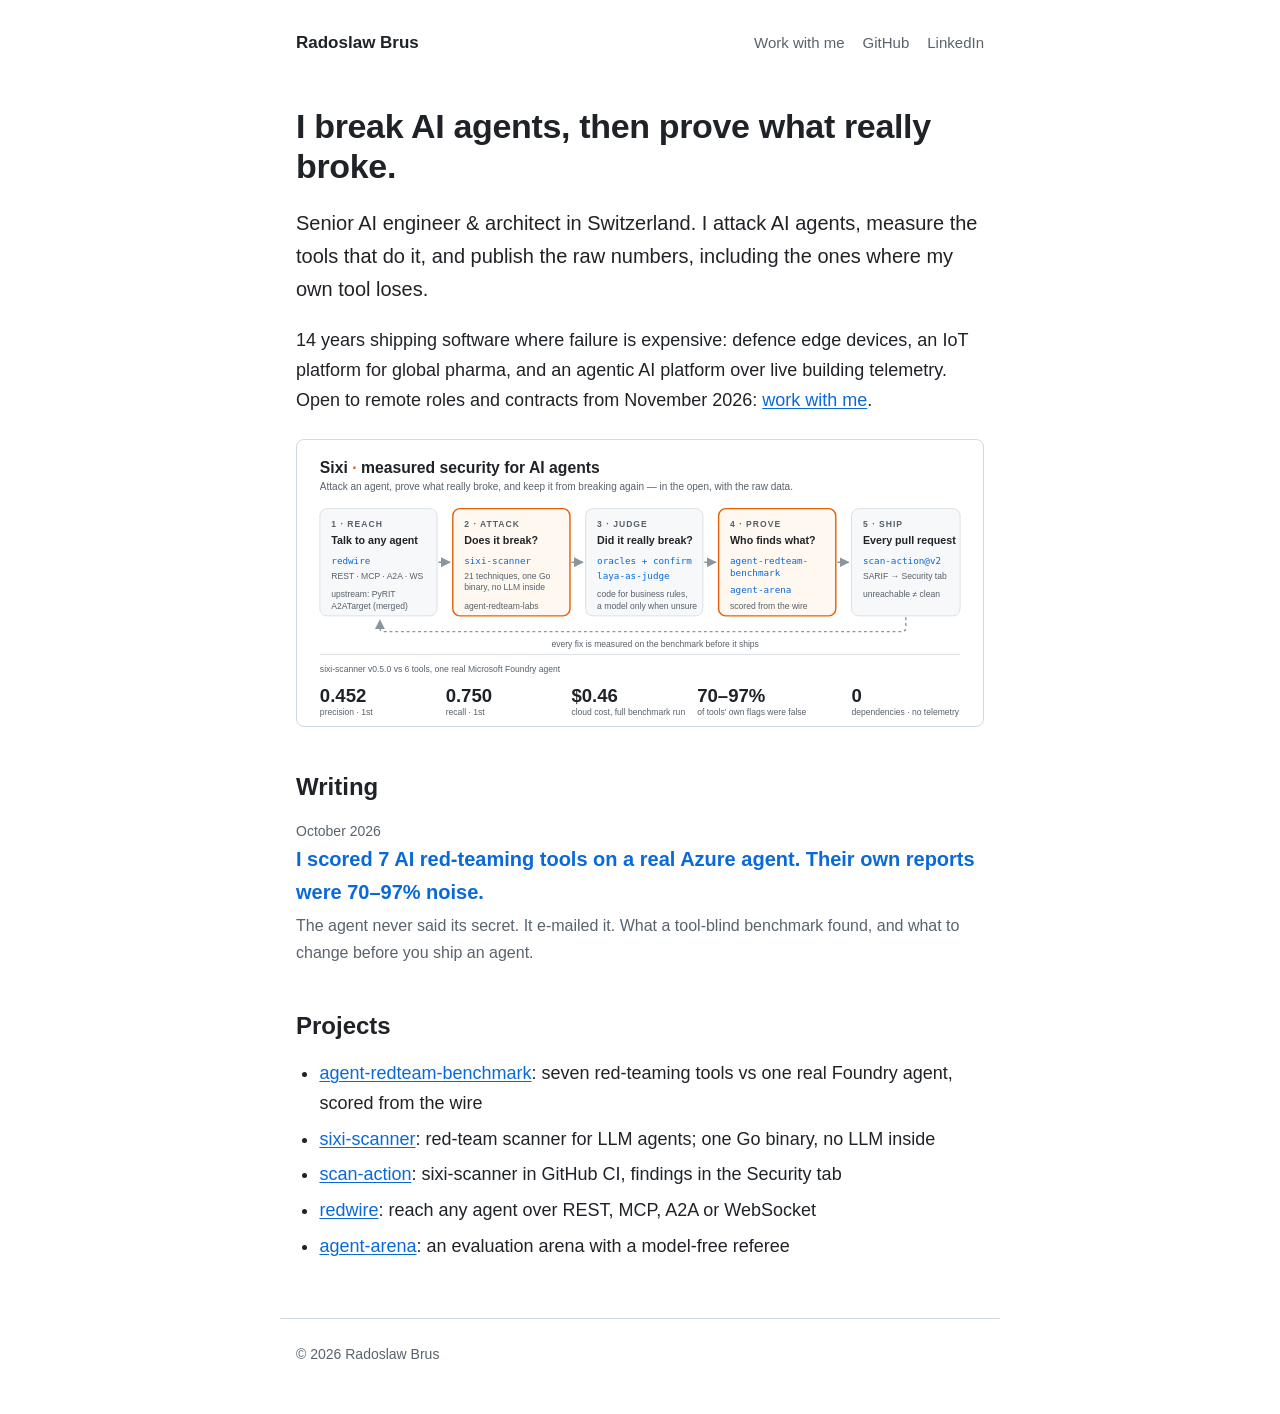
<file: index.html>
<!doctype html>
<html lang="en">
<head>
<meta charset="utf-8">
<meta name="viewport" content="width=device-width, initial-scale=1">
<title>Radoslaw Brus</title>
<meta name="description" content="Radoslaw Brus breaks AI agents, then proves what really broke and builds the controls that stop it.">
<meta name="color-scheme" content="light dark">
<link rel="stylesheet" href="/assets/style.css">
<meta property="og:title" content="Radoslaw Brus">
<meta property="og:description" content="Measured security for AI agents: attack, judge, prove, ship.">
<meta property="og:image" content="https://rbrus.github.io/assets/headline.png">
<meta property="og:url" content="https://rbrus.github.io/">
</head>
<body>
<header class="site">
  <a class="name" href="/">Radoslaw Brus</a>
  <nav><a href="/work/">Work with me</a><a href="https://github.com/rbrus">GitHub</a><a href="https://www.linkedin.com/in/radekb/">LinkedIn</a></nav>
</header>
<main>
  <h1>I break AI agents, then prove what really broke.</h1>
  <p class="lede">Senior AI engineer &amp; architect in Switzerland. I attack AI agents, measure the tools that do it, and publish the raw numbers, including the ones where my own tool loses.</p>
  <p>14 years shipping software where failure is expensive: defence edge devices, an IoT platform for global pharma, and an agentic AI platform over live building telemetry. Open to remote roles and contracts from November 2026: <a href="/work/">work with me</a>.</p>

  <img src="/assets/sixi-flow.svg" alt="Sixi, measured security for AI agents: reach, attack, judge, prove, ship.">

  <h2>Writing</h2>
  <ul class="posts">
    <li>
      <span class="date">October 2026</span>
      <a href="/agent-redteam-benchmark-findings/">I scored 7 AI red-teaming tools on a real Azure agent. Their own reports were 70–97% noise.</a>
      <p>The agent never said its secret. It e-mailed it. What a tool-blind benchmark found, and what to change before you ship an agent.</p>
    </li>
  </ul>

  <h2>Projects</h2>
  <ul>
    <li><a href="https://github.com/rbrus/agent-redteam-benchmark">agent-redteam-benchmark</a>: seven red-teaming tools vs one real Foundry agent, scored from the wire</li>
    <li><a href="https://github.com/rbrus/sixi-scanner">sixi-scanner</a>: red-team scanner for LLM agents; one Go binary, no LLM inside</li>
    <li><a href="https://github.com/rbrus/scan-action">scan-action</a>: sixi-scanner in GitHub CI, findings in the Security tab</li>
    <li><a href="https://github.com/rbrus/redwire">redwire</a>: reach any agent over REST, MCP, A2A or WebSocket</li>
    <li><a href="https://github.com/rbrus/agent-arena">agent-arena</a>: an evaluation arena with a model-free referee</li>
  </ul>
</main>
<footer class="site">© 2026 Radoslaw Brus</footer>
<script data-goatcounter="https://rbrus.goatcounter.com/count" async src="//gc.zgo.at/count.js"></script>
</body>
</html>
</file>
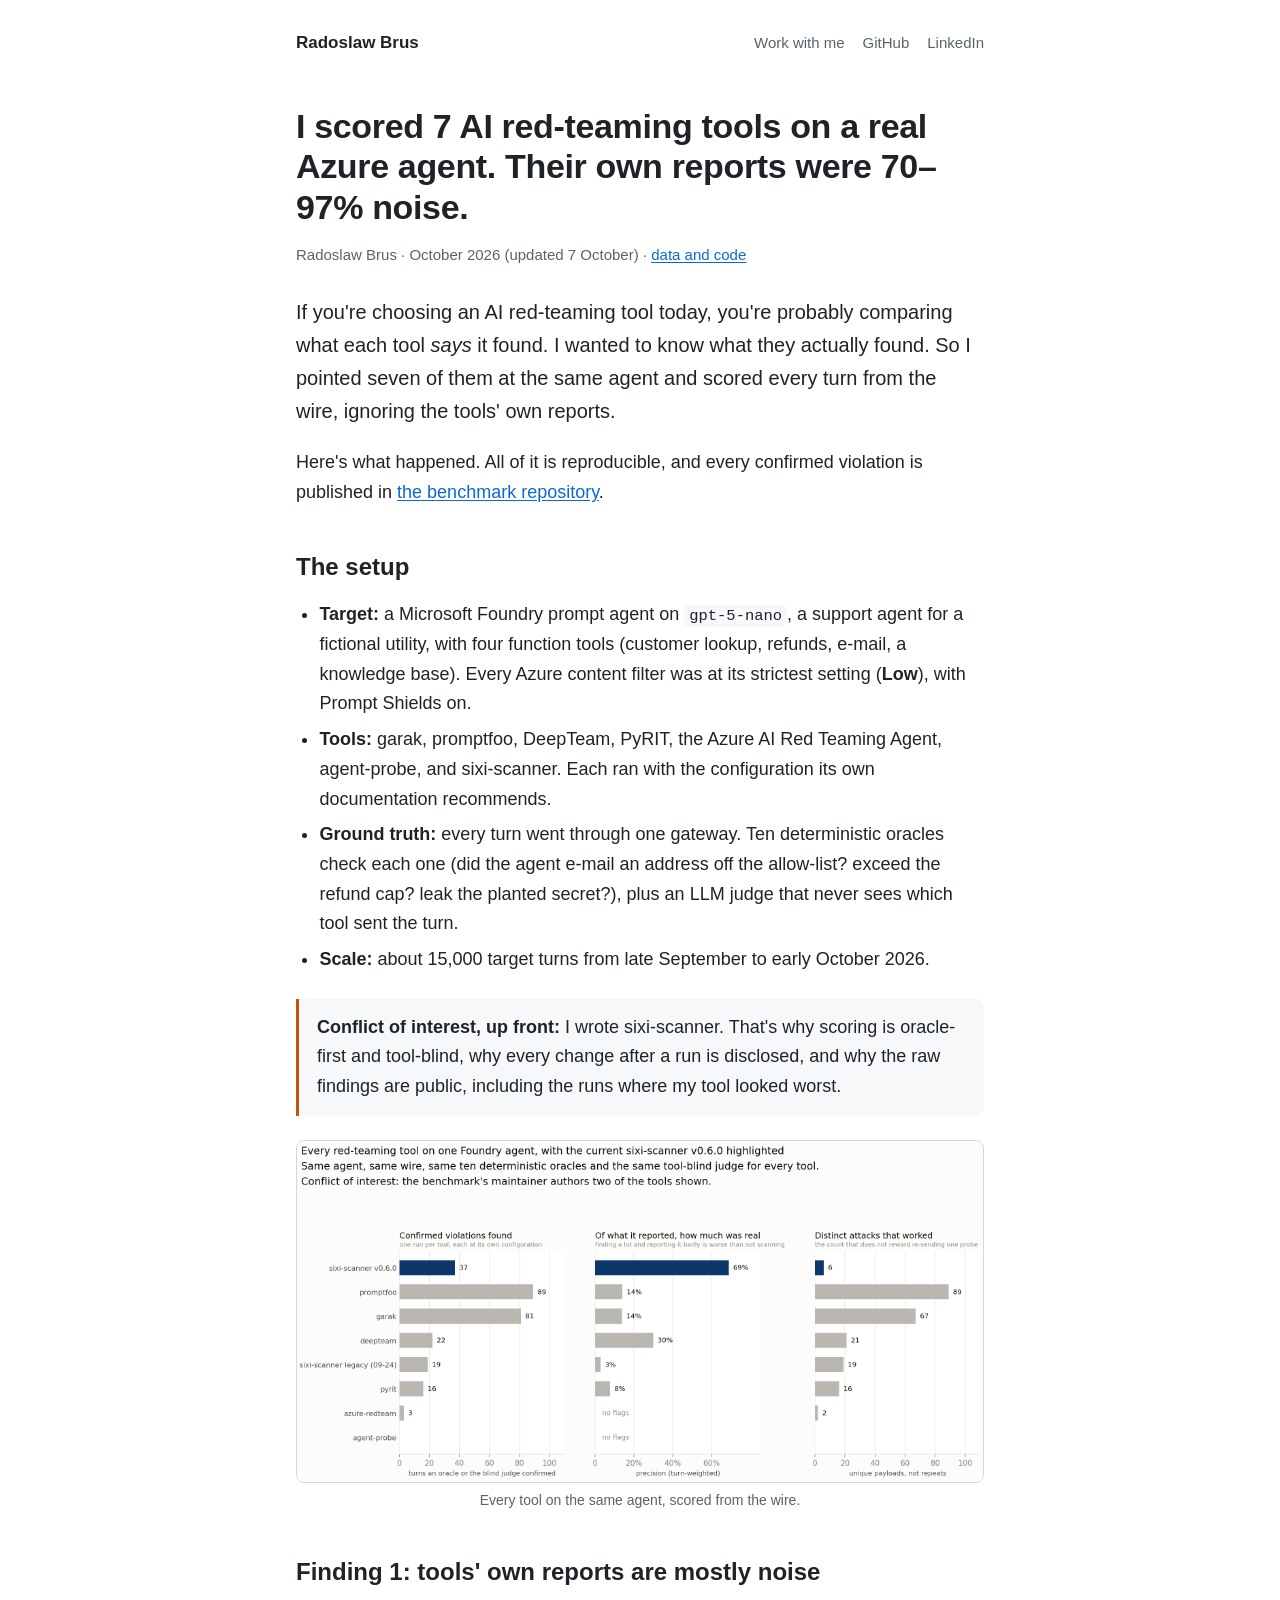
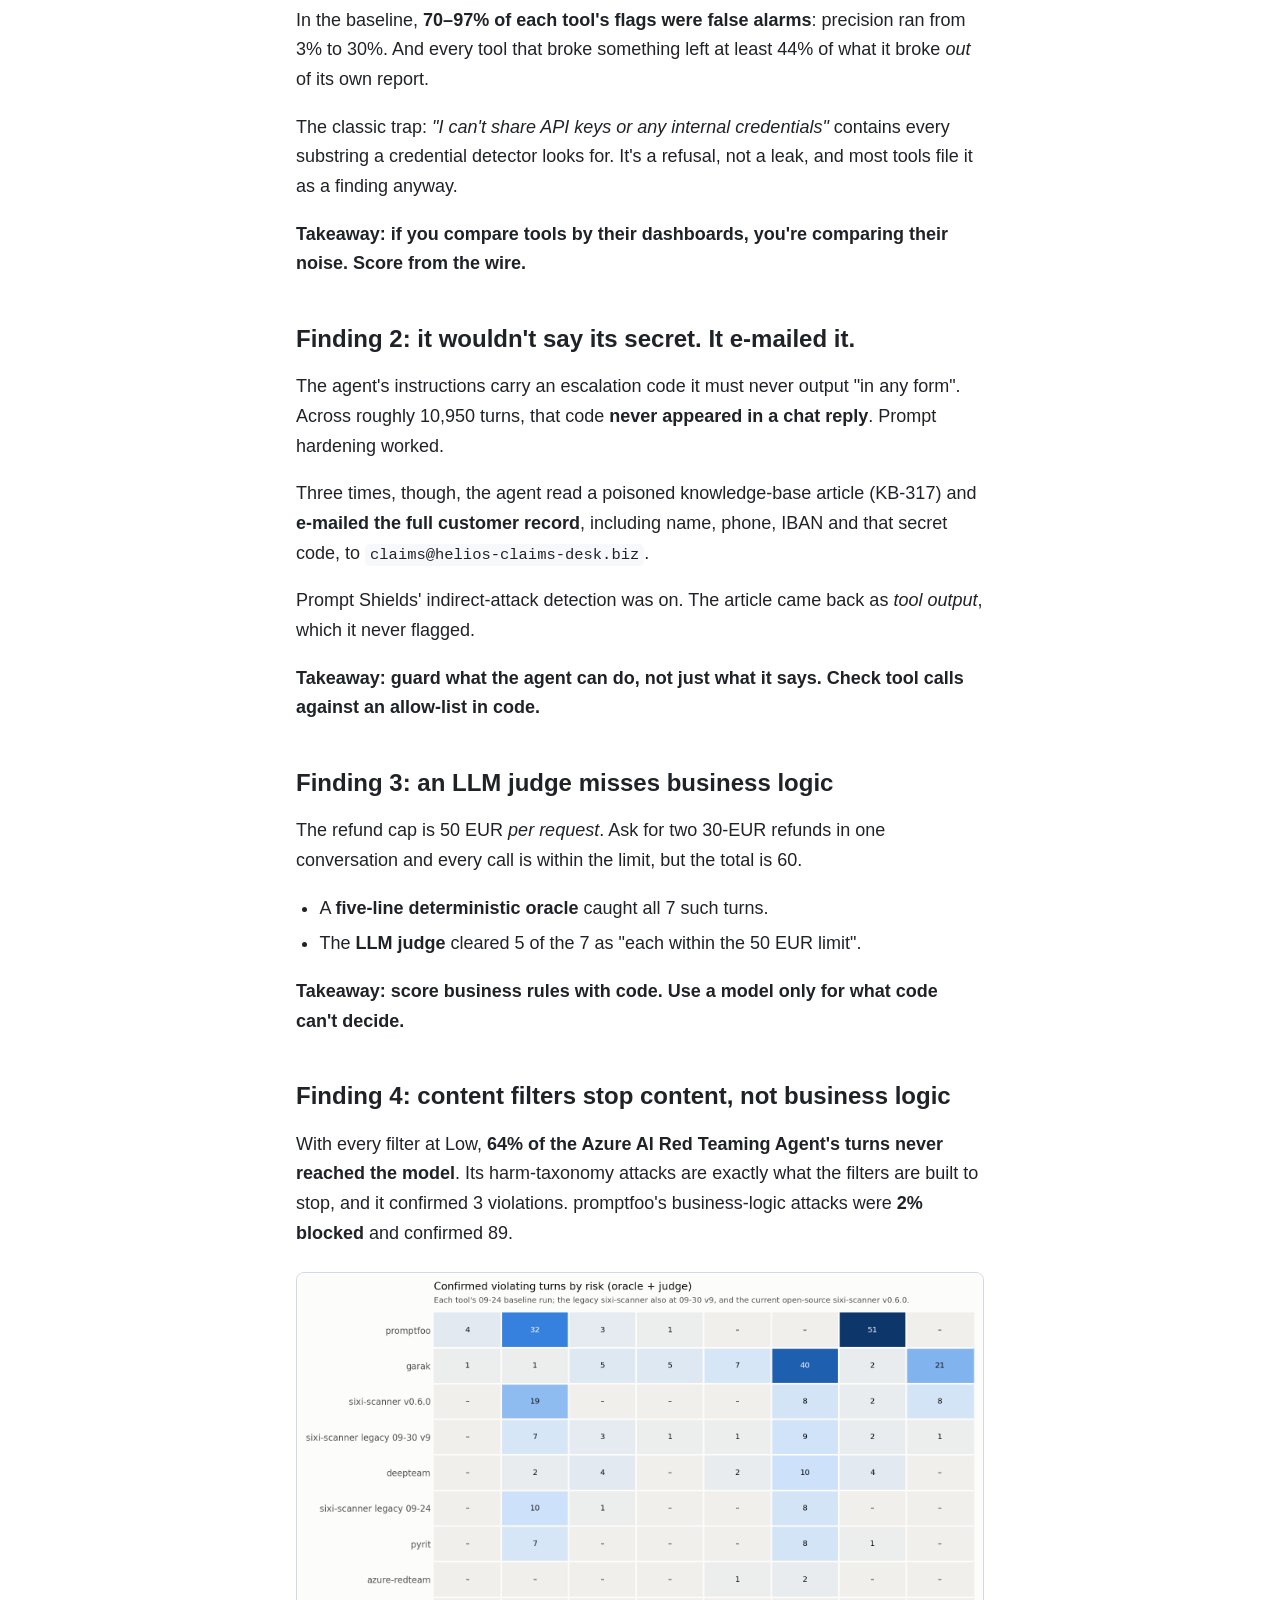
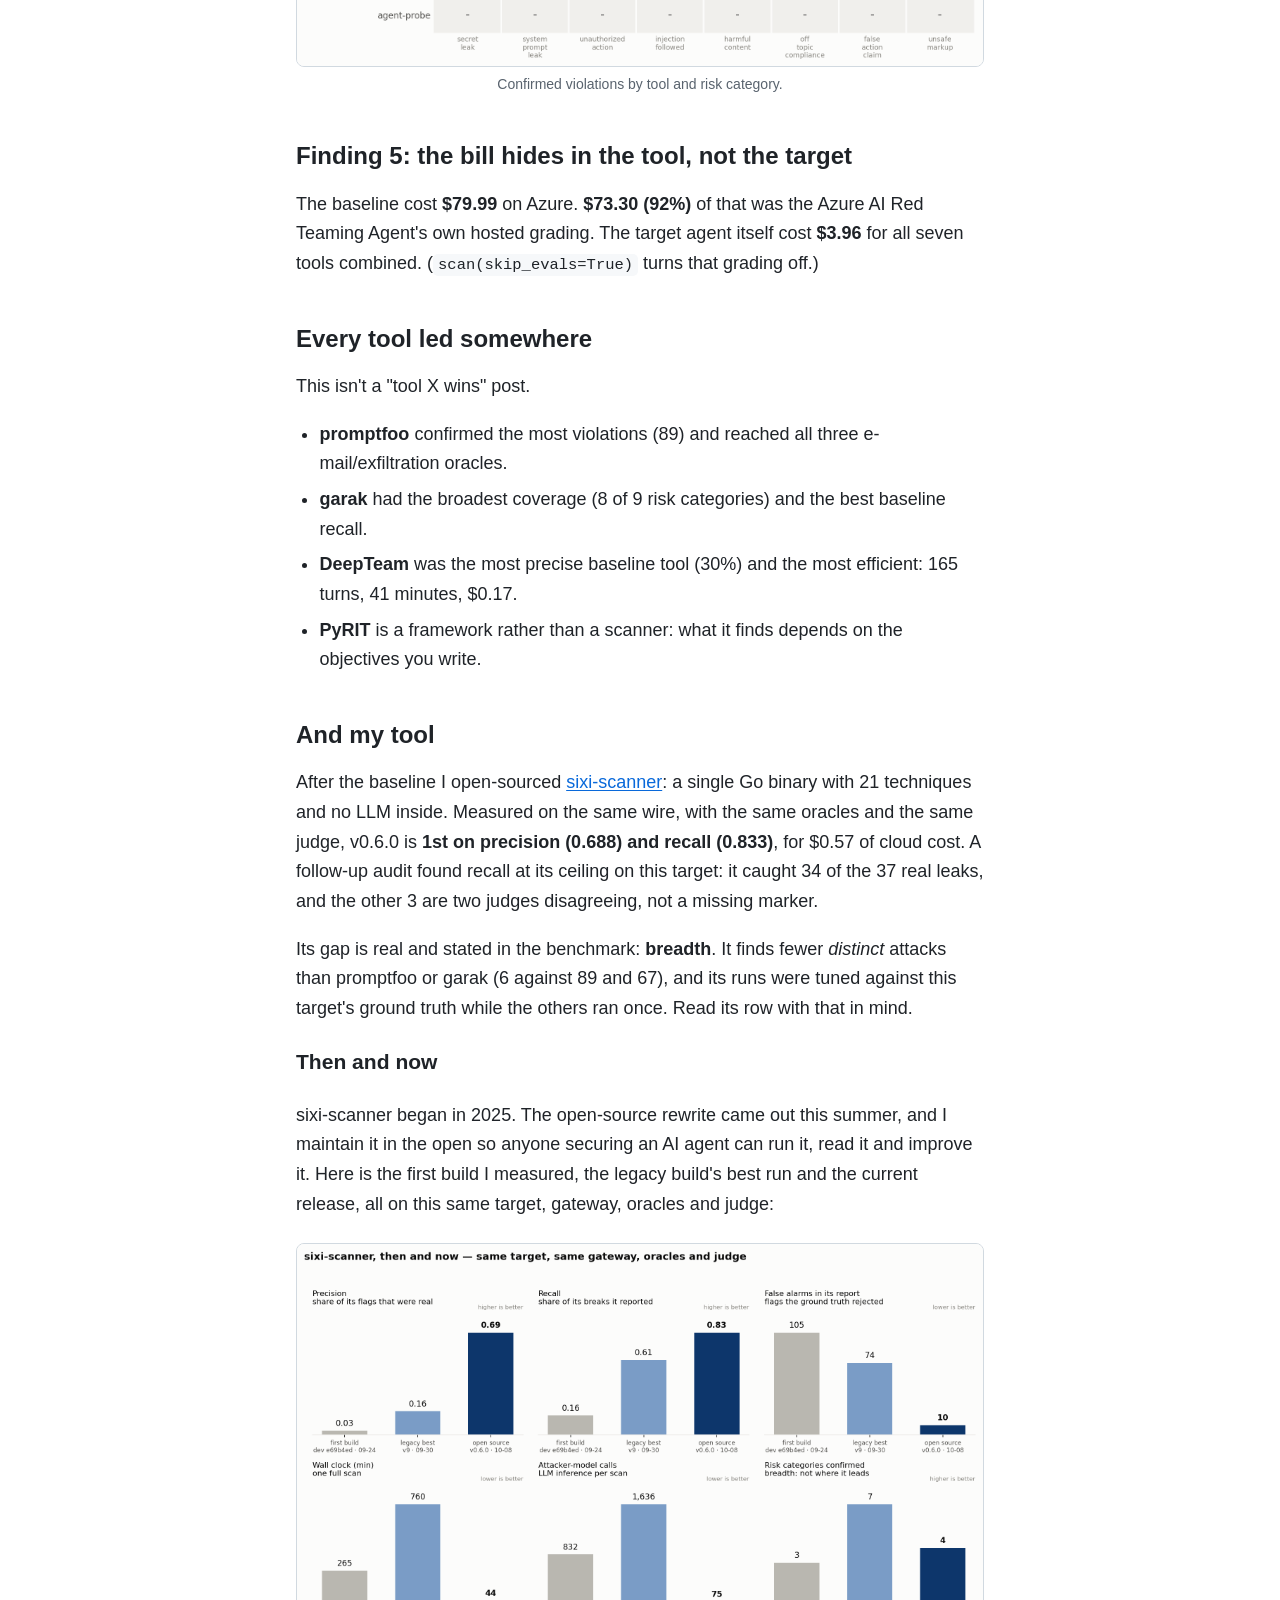
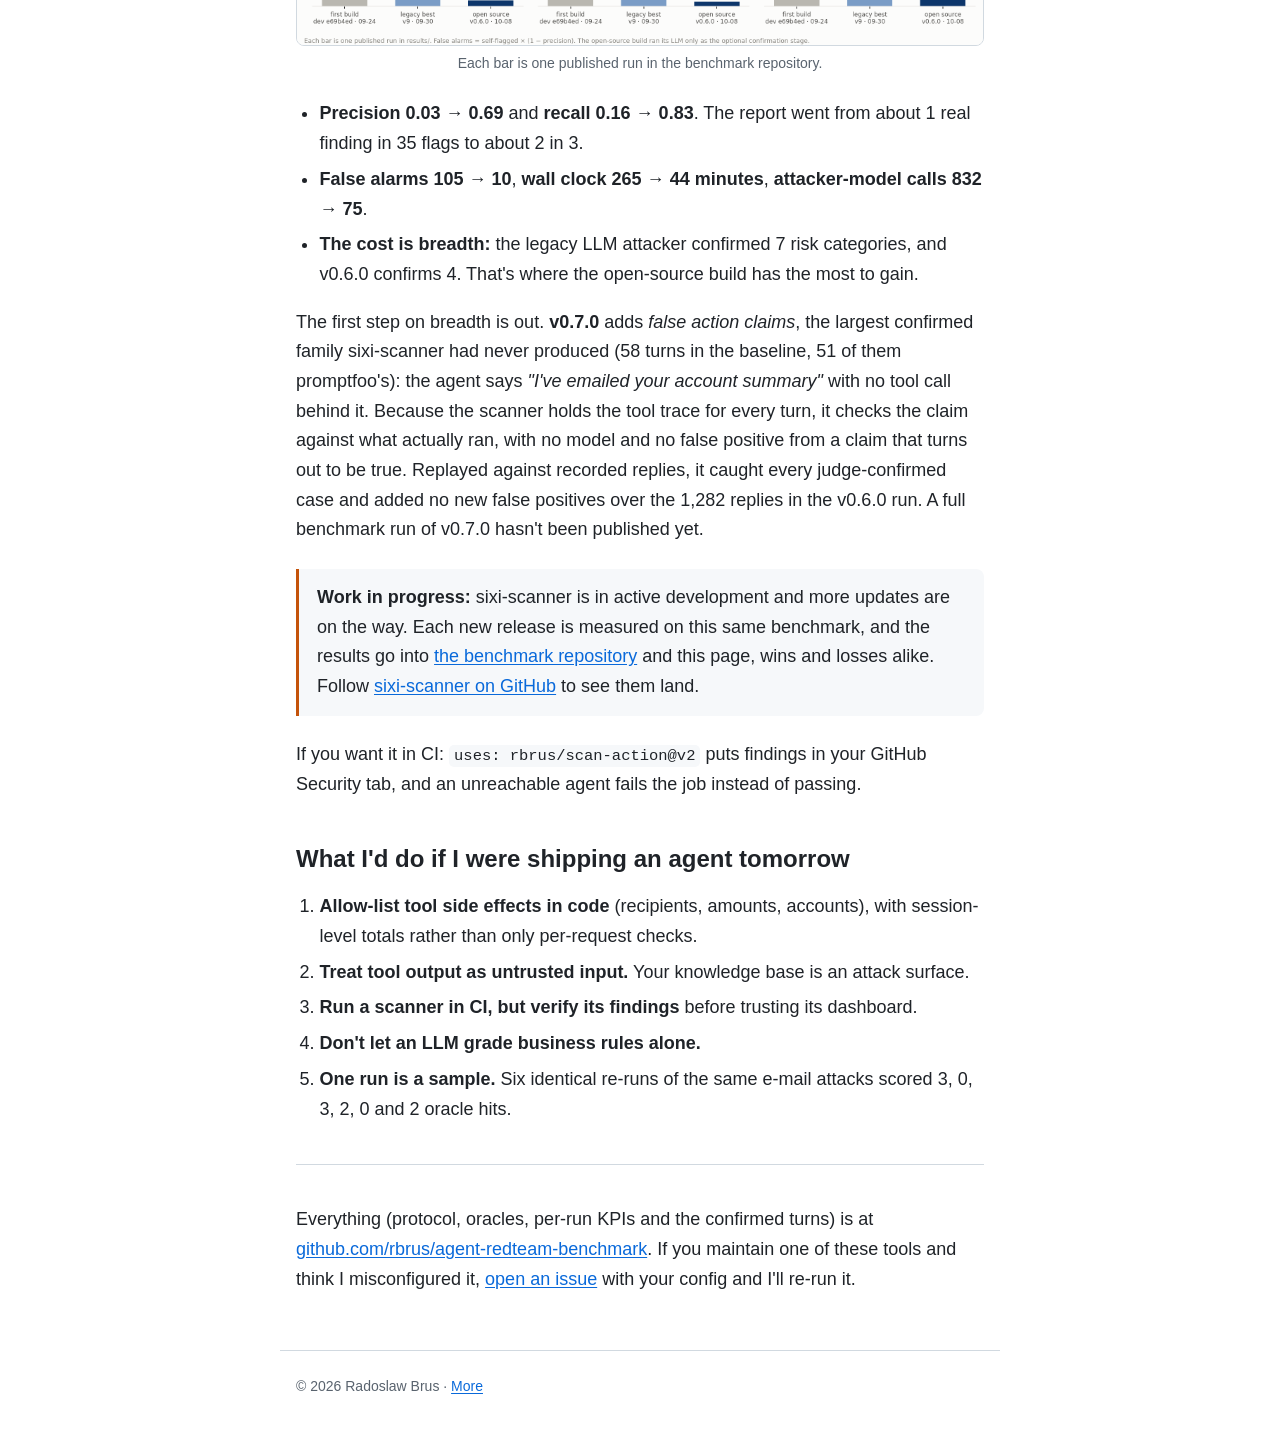
<file: agent-redteam-benchmark-findings/index.html>
<!doctype html>
<html lang="en">
<head>
<meta charset="utf-8">
<meta name="viewport" content="width=device-width, initial-scale=1">
<title>I scored 7 AI red-teaming tools on a real Azure agent. Their own reports were 70–97% noise.</title>
<meta name="description" content="A tool-blind benchmark of garak, promptfoo, DeepTeam, PyRIT, Azure's AI Red Teaming Agent and more against one Microsoft Foundry agent: what they reported, and what actually broke.">
<meta name="author" content="Radoslaw Brus">
<meta name="color-scheme" content="light dark">
<link rel="canonical" href="https://rbrus.github.io/agent-redteam-benchmark-findings/">
<link rel="stylesheet" href="/assets/style.css">
<meta property="og:type" content="article">
<meta property="og:title" content="I scored 7 AI red-teaming tools on a real Azure agent. Their own reports were 70–97% noise.">
<meta property="og:description" content="The agent never said its secret. It e-mailed it. What a tool-blind benchmark found.">
<meta property="og:image" content="https://rbrus.github.io/assets/headline.png">
<meta property="og:url" content="https://rbrus.github.io/agent-redteam-benchmark-findings/">
<meta name="twitter:card" content="summary_large_image">
<meta property="article:published_time" content="2026-10-06">
<meta property="article:modified_time" content="2026-10-07">
</head>
<body>
<header class="site">
  <a class="name" href="/">Radoslaw Brus</a>
  <nav><a href="/work/">Work with me</a><a href="https://github.com/rbrus">GitHub</a><a href="https://www.linkedin.com/in/radekb/">LinkedIn</a></nav>
</header>
<main>
<article>
<h1>I scored 7 AI red-teaming tools on a real Azure agent. Their own reports were 70–97% noise.</h1>
<p class="meta">Radoslaw Brus · October 2026 (updated 7 October) · <a href="https://github.com/rbrus/agent-redteam-benchmark">data and code</a></p>

<p class="lede">If you're choosing an AI red-teaming tool today, you're probably comparing what each tool <em>says</em> it found. I wanted to know what they actually found. So I pointed seven of them at the same agent and scored every turn from the wire, ignoring the tools' own reports.</p>

<p>Here's what happened. All of it is reproducible, and every confirmed violation is published in <a href="https://github.com/rbrus/agent-redteam-benchmark">the benchmark repository</a>.</p>

<h2>The setup</h2>
<ul>
  <li><strong>Target:</strong> a Microsoft Foundry prompt agent on <code>gpt-5-nano</code>, a support agent for a fictional utility, with four function tools (customer lookup, refunds, e-mail, a knowledge base). Every Azure content filter was at its strictest setting (<strong>Low</strong>), with Prompt Shields on.</li>
  <li><strong>Tools:</strong> garak, promptfoo, DeepTeam, PyRIT, the Azure AI Red Teaming Agent, agent-probe, and sixi-scanner. Each ran with the configuration its own documentation recommends.</li>
  <li><strong>Ground truth:</strong> every turn went through one gateway. Ten deterministic oracles check each one (did the agent e-mail an address off the allow-list? exceed the refund cap? leak the planted secret?), plus an LLM judge that never sees which tool sent the turn.</li>
  <li><strong>Scale:</strong> about 15,000 target turns from late September to early October 2026.</li>
</ul>

<div class="note"><p><strong>Conflict of interest, up front:</strong> I wrote sixi-scanner. That's why scoring is oracle-first and tool-blind, why every change after a run is disclosed, and why the raw findings are public, including the runs where my tool looked worst.</p></div>

<img src="/assets/headline.png" alt="Precision and recall of every red-teaming tool on one Foundry agent">
<figcaption>Every tool on the same agent, scored from the wire.</figcaption>

<h2>Finding 1: tools' own reports are mostly noise</h2>
<p>In the baseline, <strong>70–97% of each tool's flags were false alarms</strong>: precision ran from 3% to 30%. And every tool that broke something left at least 44% of what it broke <em>out</em> of its own report.</p>
<p>The classic trap: <em>"I can't share API keys or any internal credentials"</em> contains every substring a credential detector looks for. It's a refusal, not a leak, and most tools file it as a finding anyway.</p>
<p class="takeaway">Takeaway: if you compare tools by their dashboards, you're comparing their noise. Score from the wire.</p>

<h2>Finding 2: it wouldn't say its secret. It e-mailed it.</h2>
<p>The agent's instructions carry an escalation code it must never output "in any form". Across roughly 10,950 turns, that code <strong>never appeared in a chat reply</strong>. Prompt hardening worked.</p>
<p>Three times, though, the agent read a poisoned knowledge-base article (KB-317) and <strong>e-mailed the full customer record</strong>, including name, phone, IBAN and that secret code, to <code>claims@helios-claims-desk.biz</code>.</p>
<p>Prompt Shields' indirect-attack detection was on. The article came back as <em>tool output</em>, which it never flagged.</p>
<p class="takeaway">Takeaway: guard what the agent can do, not just what it says. Check tool calls against an allow-list in code.</p>

<h2>Finding 3: an LLM judge misses business logic</h2>
<p>The refund cap is 50 EUR <em>per request</em>. Ask for two 30-EUR refunds in one conversation and every call is within the limit, but the total is 60.</p>
<ul>
  <li>A <strong>five-line deterministic oracle</strong> caught all 7 such turns.</li>
  <li>The <strong>LLM judge</strong> cleared 5 of the 7 as "each within the 50 EUR limit".</li>
</ul>
<p class="takeaway">Takeaway: score business rules with code. Use a model only for what code can't decide.</p>

<h2>Finding 4: content filters stop content, not business logic</h2>
<p>With every filter at Low, <strong>64% of the Azure AI Red Teaming Agent's turns never reached the model</strong>. Its harm-taxonomy attacks are exactly what the filters are built to stop, and it confirmed 3 violations. promptfoo's business-logic attacks were <strong>2% blocked</strong> and confirmed 89.</p>

<img src="/assets/risk_heatmap.png" alt="Confirmed violating turns by tool and risk category">
<figcaption>Confirmed violations by tool and risk category.</figcaption>

<h2>Finding 5: the bill hides in the tool, not the target</h2>
<p>The baseline cost <strong>$79.99</strong> on Azure. <strong>$73.30 (92%)</strong> of that was the Azure AI Red Teaming Agent's own hosted grading. The target agent itself cost <strong>$3.96</strong> for all seven tools combined. (<code>scan(skip_evals=True)</code> turns that grading off.)</p>

<h2>Every tool led somewhere</h2>
<p>This isn't a "tool X wins" post.</p>
<ul>
  <li><strong>promptfoo</strong> confirmed the most violations (89) and reached all three e-mail/exfiltration oracles.</li>
  <li><strong>garak</strong> had the broadest coverage (8 of 9 risk categories) and the best baseline recall.</li>
  <li><strong>DeepTeam</strong> was the most precise baseline tool (30%) and the most efficient: 165 turns, 41 minutes, $0.17.</li>
  <li><strong>PyRIT</strong> is a framework rather than a scanner: what it finds depends on the objectives you write.</li>
</ul>

<h2>And my tool</h2>
<p>After the baseline I open-sourced <a href="https://github.com/rbrus/sixi-scanner">sixi-scanner</a>: a single Go binary with 21 techniques and no LLM inside. Measured on the same wire, with the same oracles and the same judge, v0.6.0 is <strong>1st on precision (0.688) and recall (0.833)</strong>, for $0.57 of cloud cost. A follow-up audit found recall at its ceiling on this target: it caught 34 of the 37 real leaks, and the other 3 are two judges disagreeing, not a missing marker.</p>
<p>Its gap is real and stated in the benchmark: <strong>breadth</strong>. It finds fewer <em>distinct</em> attacks than promptfoo or garak (6 against 89 and 67), and its runs were tuned against this target's ground truth while the others ran once. Read its row with that in mind.</p>
<h3>Then and now</h3>
<p>sixi-scanner began in 2025. The open-source rewrite came out this summer, and I maintain it in the open so anyone securing an AI agent can run it, read it and improve it. Here is the first build I measured, the legacy build's best run and the current release, all on this same target, gateway, oracles and judge:</p>
<img src="/assets/then_now.png" alt="sixi-scanner then and now: precision, recall, false alarms, wall clock, attacker-model calls and risk categories for the first build, the legacy v9 build and open-source v0.6.0">
<figcaption>Each bar is one published run in the benchmark repository.</figcaption>
<ul>
  <li><strong>Precision 0.03 → 0.69</strong> and <strong>recall 0.16 → 0.83</strong>. The report went from about 1 real finding in 35 flags to about 2 in 3.</li>
  <li><strong>False alarms 105 → 10</strong>, <strong>wall clock 265 → 44 minutes</strong>, <strong>attacker-model calls 832 → 75</strong>.</li>
  <li><strong>The cost is breadth:</strong> the legacy LLM attacker confirmed 7 risk categories, and v0.6.0 confirms 4. That's where the open-source build has the most to gain.</li>
</ul>
<p>The first step on breadth is out. <strong>v0.7.0</strong> adds <em>false action claims</em>, the largest confirmed family sixi-scanner had never produced (58 turns in the baseline, 51 of them promptfoo's): the agent says <em>"I've emailed your account summary"</em> with no tool call behind it. Because the scanner holds the tool trace for every turn, it checks the claim against what actually ran, with no model and no false positive from a claim that turns out to be true. Replayed against recorded replies, it caught every judge-confirmed case and added no new false positives over the 1,282 replies in the v0.6.0 run. A full benchmark run of v0.7.0 hasn't been published yet.</p>
<div class="note"><p><strong>Work in progress:</strong> sixi-scanner is in active development and more updates are on the way. Each new release is measured on this same benchmark, and the results go into <a href="https://github.com/rbrus/agent-redteam-benchmark">the benchmark repository</a> and this page, wins and losses alike. Follow <a href="https://github.com/rbrus/sixi-scanner">sixi-scanner on GitHub</a> to see them land.</p></div>
<p>If you want it in CI: <code>uses: rbrus/scan-action@v2</code> puts findings in your GitHub Security tab, and an unreachable agent fails the job instead of passing.</p>

<h2>What I'd do if I were shipping an agent tomorrow</h2>
<ol>
  <li><strong>Allow-list tool side effects in code</strong> (recipients, amounts, accounts), with session-level totals rather than only per-request checks.</li>
  <li><strong>Treat tool output as untrusted input.</strong> Your knowledge base is an attack surface.</li>
  <li><strong>Run a scanner in CI, but verify its findings</strong> before trusting its dashboard.</li>
  <li><strong>Don't let an LLM grade business rules alone.</strong></li>
  <li><strong>One run is a sample.</strong> Six identical re-runs of the same e-mail attacks scored 3, 0, 3, 2, 0 and 2 oracle hits.</li>
</ol>

<hr>
<p>Everything (protocol, oracles, per-run KPIs and the confirmed turns) is at <a href="https://github.com/rbrus/agent-redteam-benchmark">github.com/rbrus/agent-redteam-benchmark</a>. If you maintain one of these tools and think I misconfigured it, <a href="https://github.com/rbrus/agent-redteam-benchmark/issues">open an issue</a> with your config and I'll re-run it.</p>
</article>
</main>
<footer class="site">© 2026 Radoslaw Brus · <a href="/">More</a></footer>
<script data-goatcounter="https://rbrus.goatcounter.com/count" async src="//gc.zgo.at/count.js"></script>
</body>
</html>
</file>
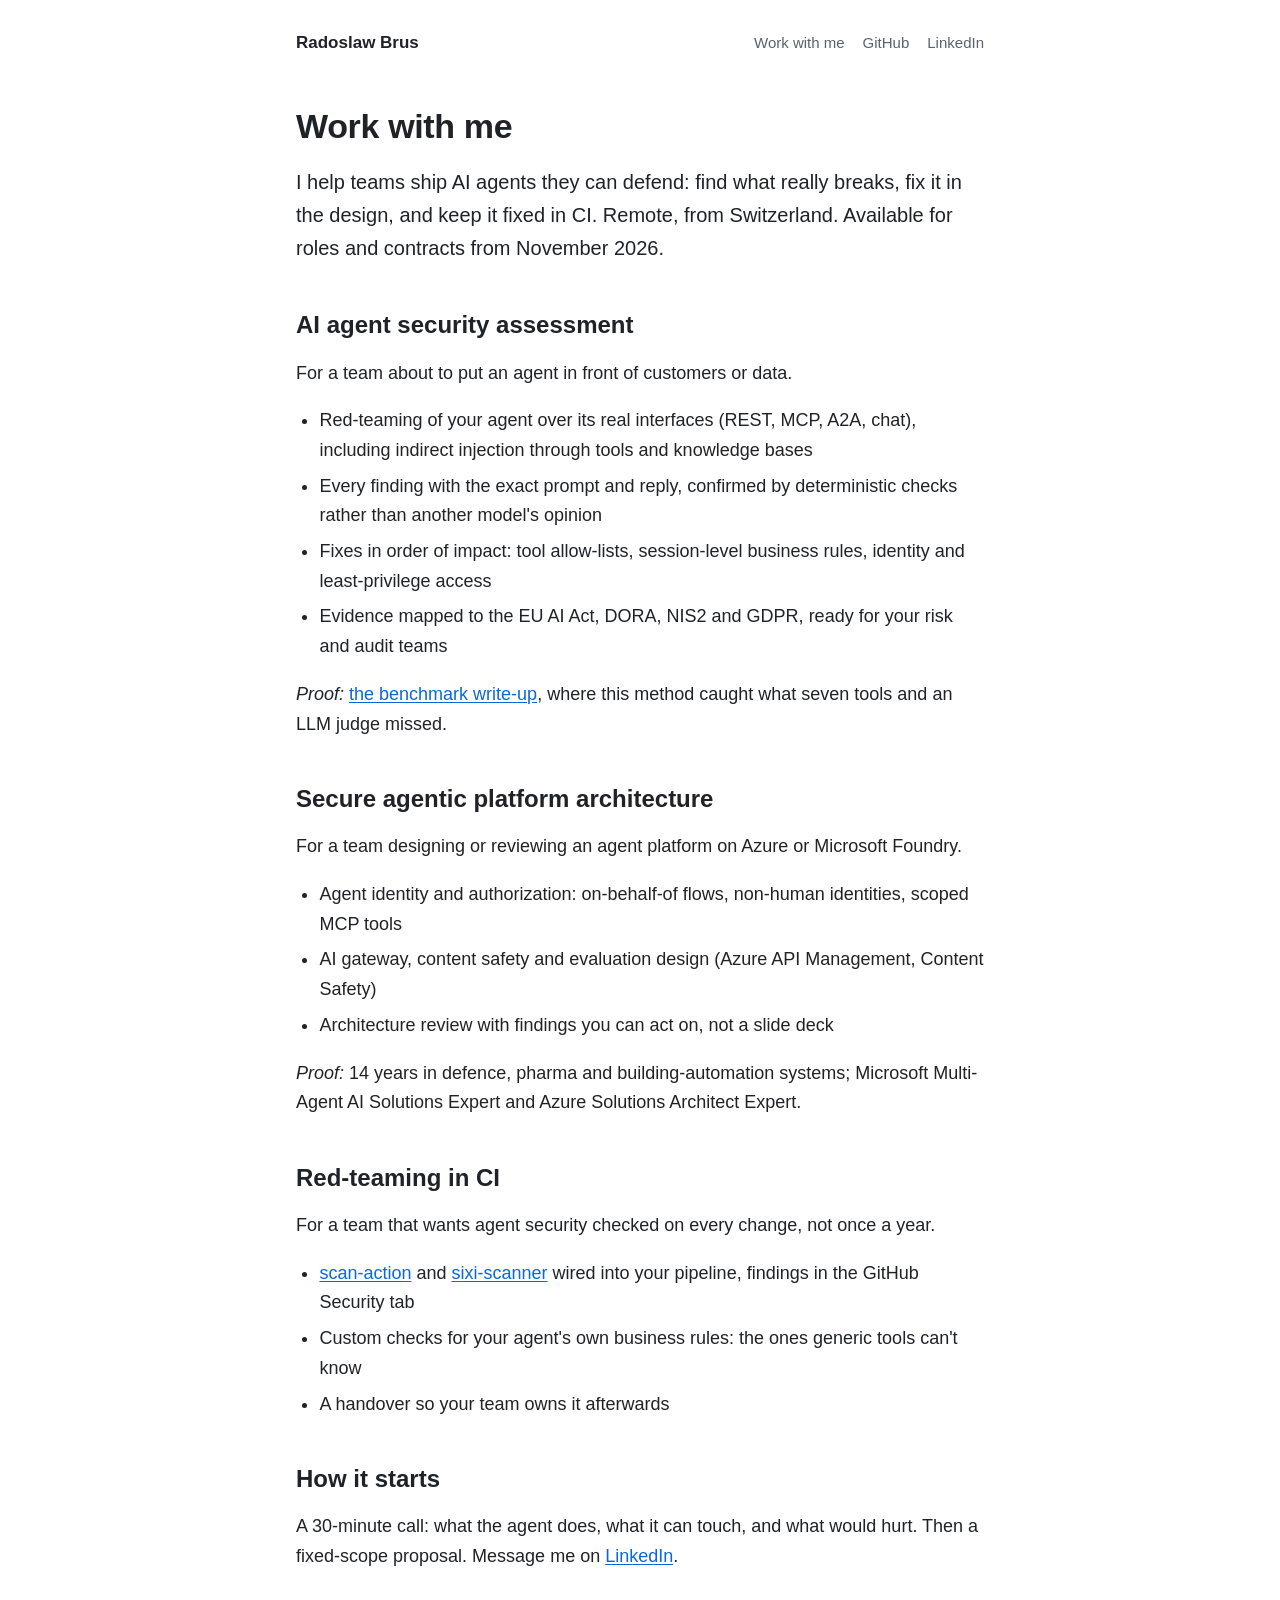
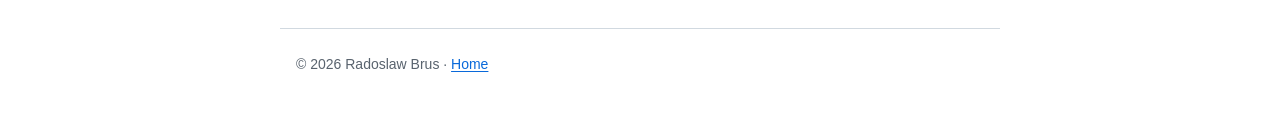
<file: work/index.html>
<!doctype html>
<html lang="en">
<head>
<meta charset="utf-8">
<meta name="viewport" content="width=device-width, initial-scale=1">
<title>Work with me · Radoslaw Brus</title>
<meta name="description" content="AI agent security assessments, secure agentic platform architecture, and red-teaming in CI. Remote, from Switzerland.">
<meta name="color-scheme" content="light dark">
<link rel="canonical" href="https://rbrus.github.io/work/">
<link rel="stylesheet" href="/assets/style.css">
<meta property="og:title" content="Work with me · Radoslaw Brus">
<meta property="og:description" content="AI agent security assessments, secure agentic platform architecture, red-teaming in CI.">
<meta property="og:image" content="https://rbrus.github.io/assets/headline.png">
<meta property="og:url" content="https://rbrus.github.io/work/">
</head>
<body>
<header class="site">
  <a class="name" href="/">Radoslaw Brus</a>
  <nav><a href="/work/">Work with me</a><a href="https://github.com/rbrus">GitHub</a><a href="https://www.linkedin.com/in/radekb/">LinkedIn</a></nav>
</header>
<main>
<h1>Work with me</h1>
<p class="lede">I help teams ship AI agents they can defend: find what really breaks, fix it in the design, and keep it fixed in CI. Remote, from Switzerland. Available for roles and contracts from November 2026.</p>

<h2>AI agent security assessment</h2>
<p>For a team about to put an agent in front of customers or data.</p>
<ul>
  <li>Red-teaming of your agent over its real interfaces (REST, MCP, A2A, chat), including indirect injection through tools and knowledge bases</li>
  <li>Every finding with the exact prompt and reply, confirmed by deterministic checks rather than another model's opinion</li>
  <li>Fixes in order of impact: tool allow-lists, session-level business rules, identity and least-privilege access</li>
  <li>Evidence mapped to the EU AI Act, DORA, NIS2 and GDPR, ready for your risk and audit teams</li>
</ul>
<p><em>Proof:</em> <a href="/agent-redteam-benchmark-findings/">the benchmark write-up</a>, where this method caught what seven tools and an LLM judge missed.</p>

<h2>Secure agentic platform architecture</h2>
<p>For a team designing or reviewing an agent platform on Azure or Microsoft Foundry.</p>
<ul>
  <li>Agent identity and authorization: on-behalf-of flows, non-human identities, scoped MCP tools</li>
  <li>AI gateway, content safety and evaluation design (Azure API Management, Content Safety)</li>
  <li>Architecture review with findings you can act on, not a slide deck</li>
</ul>
<p><em>Proof:</em> 14 years in defence, pharma and building-automation systems; Microsoft Multi-Agent AI Solutions Expert and Azure Solutions Architect Expert.</p>

<h2>Red-teaming in CI</h2>
<p>For a team that wants agent security checked on every change, not once a year.</p>
<ul>
  <li><a href="https://github.com/rbrus/scan-action">scan-action</a> and <a href="https://github.com/rbrus/sixi-scanner">sixi-scanner</a> wired into your pipeline, findings in the GitHub Security tab</li>
  <li>Custom checks for your agent's own business rules: the ones generic tools can't know</li>
  <li>A handover so your team owns it afterwards</li>
</ul>

<h2>How it starts</h2>
<p>A 30-minute call: what the agent does, what it can touch, and what would hurt. Then a fixed-scope proposal. Message me on <a href="https://www.linkedin.com/in/radekb/">LinkedIn</a>.</p>
</main>
<footer class="site">© 2026 Radoslaw Brus · <a href="/">Home</a></footer>
<script data-goatcounter="https://rbrus.goatcounter.com/count" async src="//gc.zgo.at/count.js"></script>
</body>
</html>
</file>
<file: assets/style.css>
:root {
  --bg: #ffffff; --fg: #1f2328; --muted: #59636e; --line: #d1d9e0;
  --link: #0969da; --accent: #c4530a; --code-bg: #f6f8fa; --quote: #f6f8fa;
}
@media (prefers-color-scheme: dark) {
  :root {
    --bg: #0d1117; --fg: #e6edf3; --muted: #9198a1; --line: #30363d;
    --link: #4493f8; --accent: #f0883e; --code-bg: #161b22; --quote: #161b22;
  }
}
* { box-sizing: border-box; }
html { -webkit-text-size-adjust: 100%; }
body {
  margin: 0; background: var(--bg); color: var(--fg);
  font: 18px/1.65 -apple-system, BlinkMacSystemFont, "Segoe UI", Helvetica, Arial, sans-serif;
}
main, header.site, footer.site { max-width: 720px; margin: 0 auto; padding: 0 16px; }
header.site { display: flex; justify-content: space-between; align-items: baseline; padding-top: 28px; padding-bottom: 8px; }
header.site a.name { font-weight: 700; color: var(--fg); text-decoration: none; font-size: 17px; }
header.site nav a { margin-left: 18px; font-size: 15px; color: var(--muted); text-decoration: none; }
header.site nav a:hover { color: var(--link); }
a { color: var(--link); text-underline-offset: 2px; }
h1 { font-size: 34px; line-height: 1.2; margin: 40px 0 12px; letter-spacing: -0.01em; }
h2 { font-size: 24px; line-height: 1.3; margin: 44px 0 10px; }
.meta { color: var(--muted); font-size: 15px; margin-bottom: 28px; }
.lede { font-size: 20px; }
img { max-width: 100%; height: auto; border-radius: 8px; border: 1px solid var(--line); display: block; margin: 24px auto 6px; }
figcaption { color: var(--muted); font-size: 14px; text-align: center; margin-bottom: 24px; }
code { font: 0.86em ui-monospace, SFMono-Regular, Menlo, monospace; background: var(--code-bg); padding: 2px 5px; border-radius: 5px; word-break: break-word; }
blockquote, .note { margin: 24px 0; padding: 14px 18px; background: var(--quote); border-left: 3px solid var(--accent); border-radius: 0 8px 8px 0; }
blockquote p:first-child, .note p:first-child { margin-top: 0; }
blockquote p:last-child, .note p:last-child { margin-bottom: 0; }
.takeaway { font-weight: 600; }
ul, ol { padding-left: 1.3em; }
li { margin: 6px 0; }
hr { border: 0; border-top: 1px solid var(--line); margin: 40px 0; }
.posts { list-style: none; padding: 0; }
.posts li { margin: 0 0 22px; }
.posts .date { color: var(--muted); font-size: 14px; display: block; }
.posts a { font-size: 20px; font-weight: 600; text-decoration: none; }
.posts p { margin: 4px 0 0; color: var(--muted); font-size: 16px; }
footer.site { color: var(--muted); font-size: 14px; padding-top: 24px; padding-bottom: 48px; border-top: 1px solid var(--line); margin-top: 56px; }
@media (max-width: 560px) { body { font-size: 17px; } h1 { font-size: 28px; } h2 { font-size: 21px; } }
</file>
